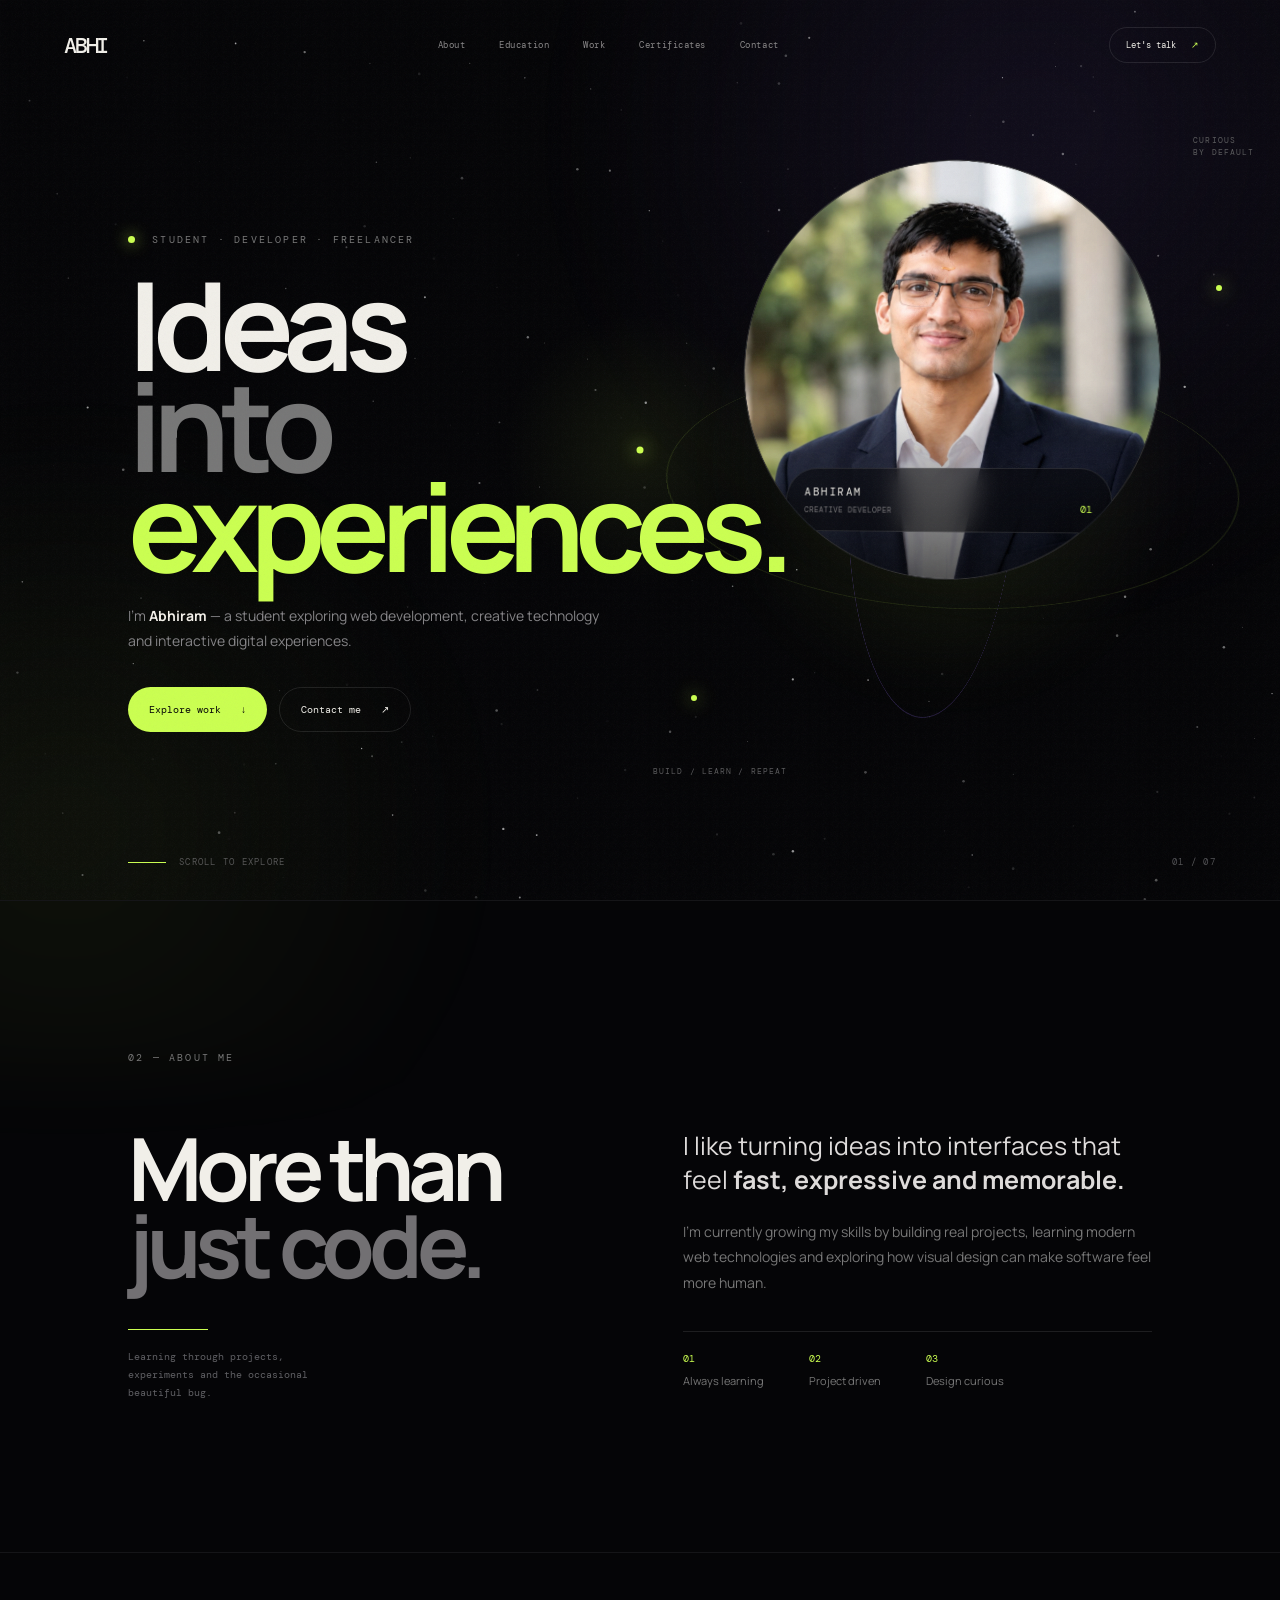
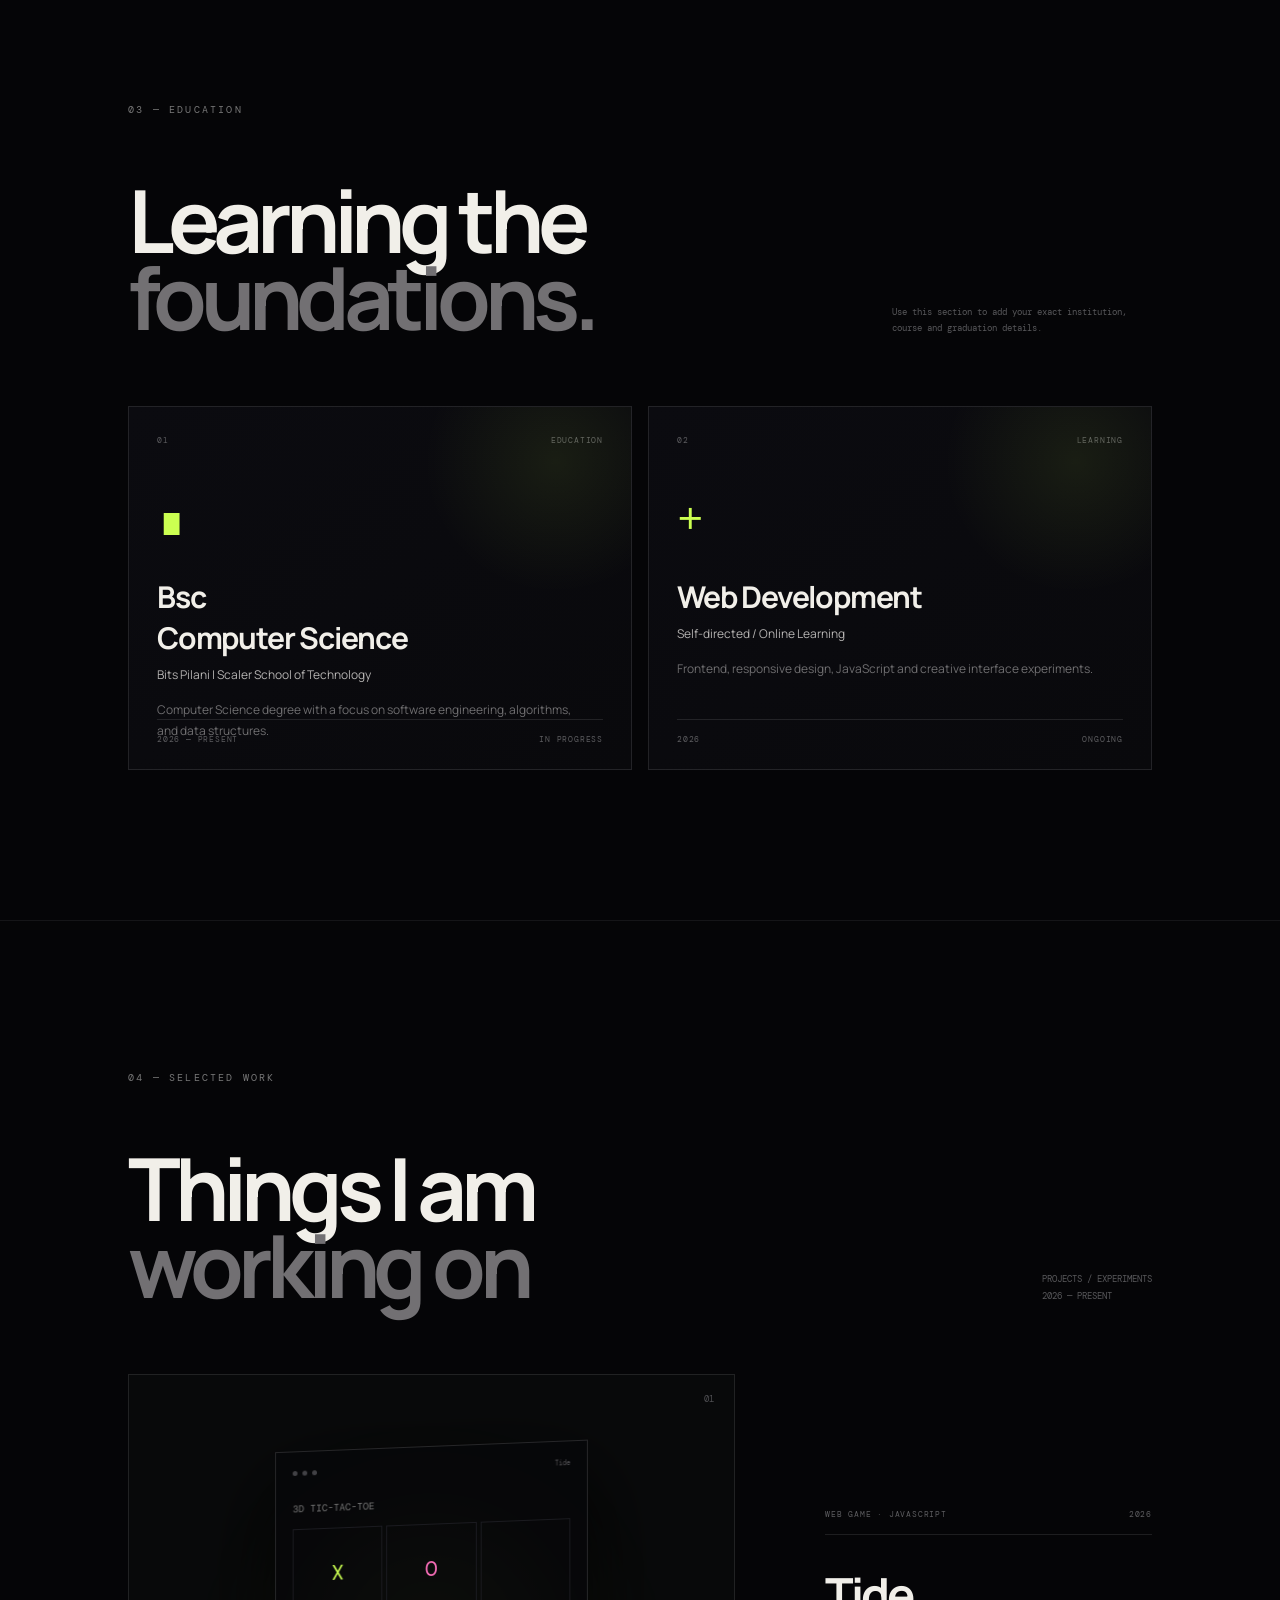
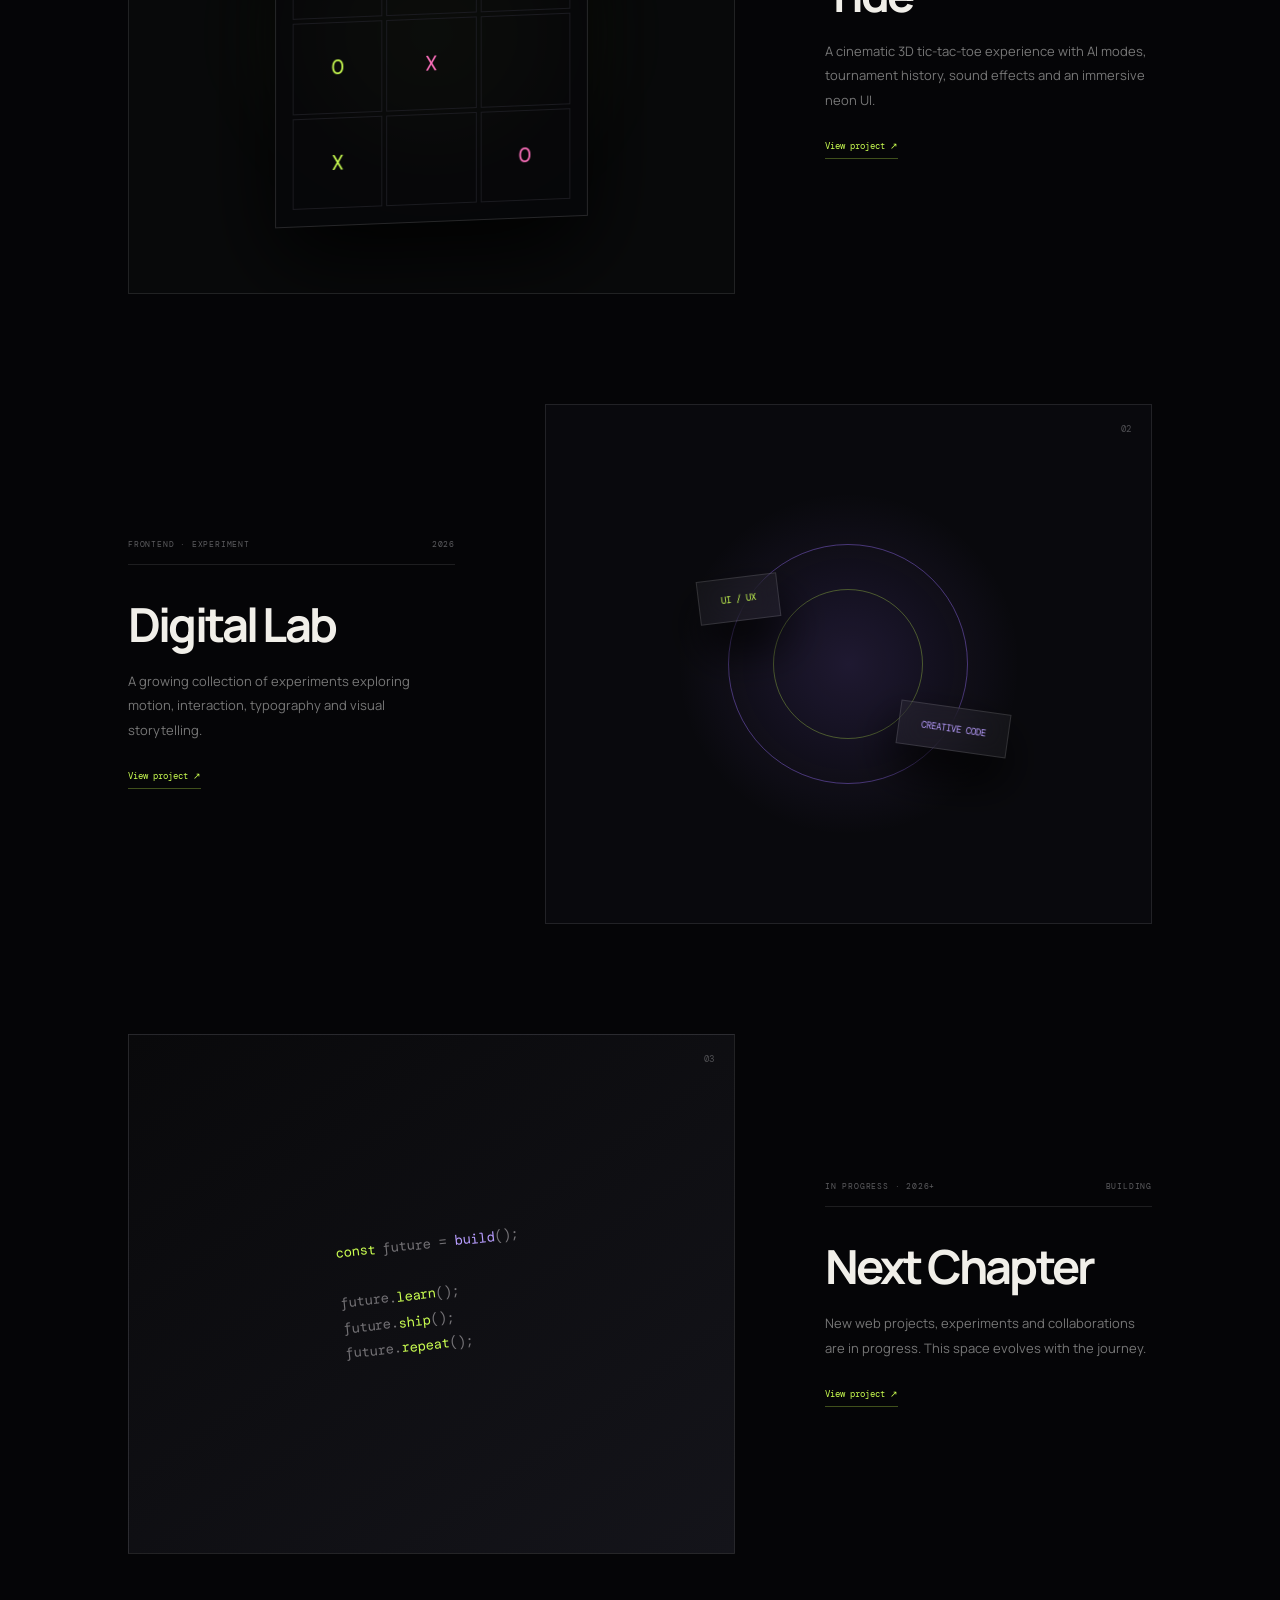
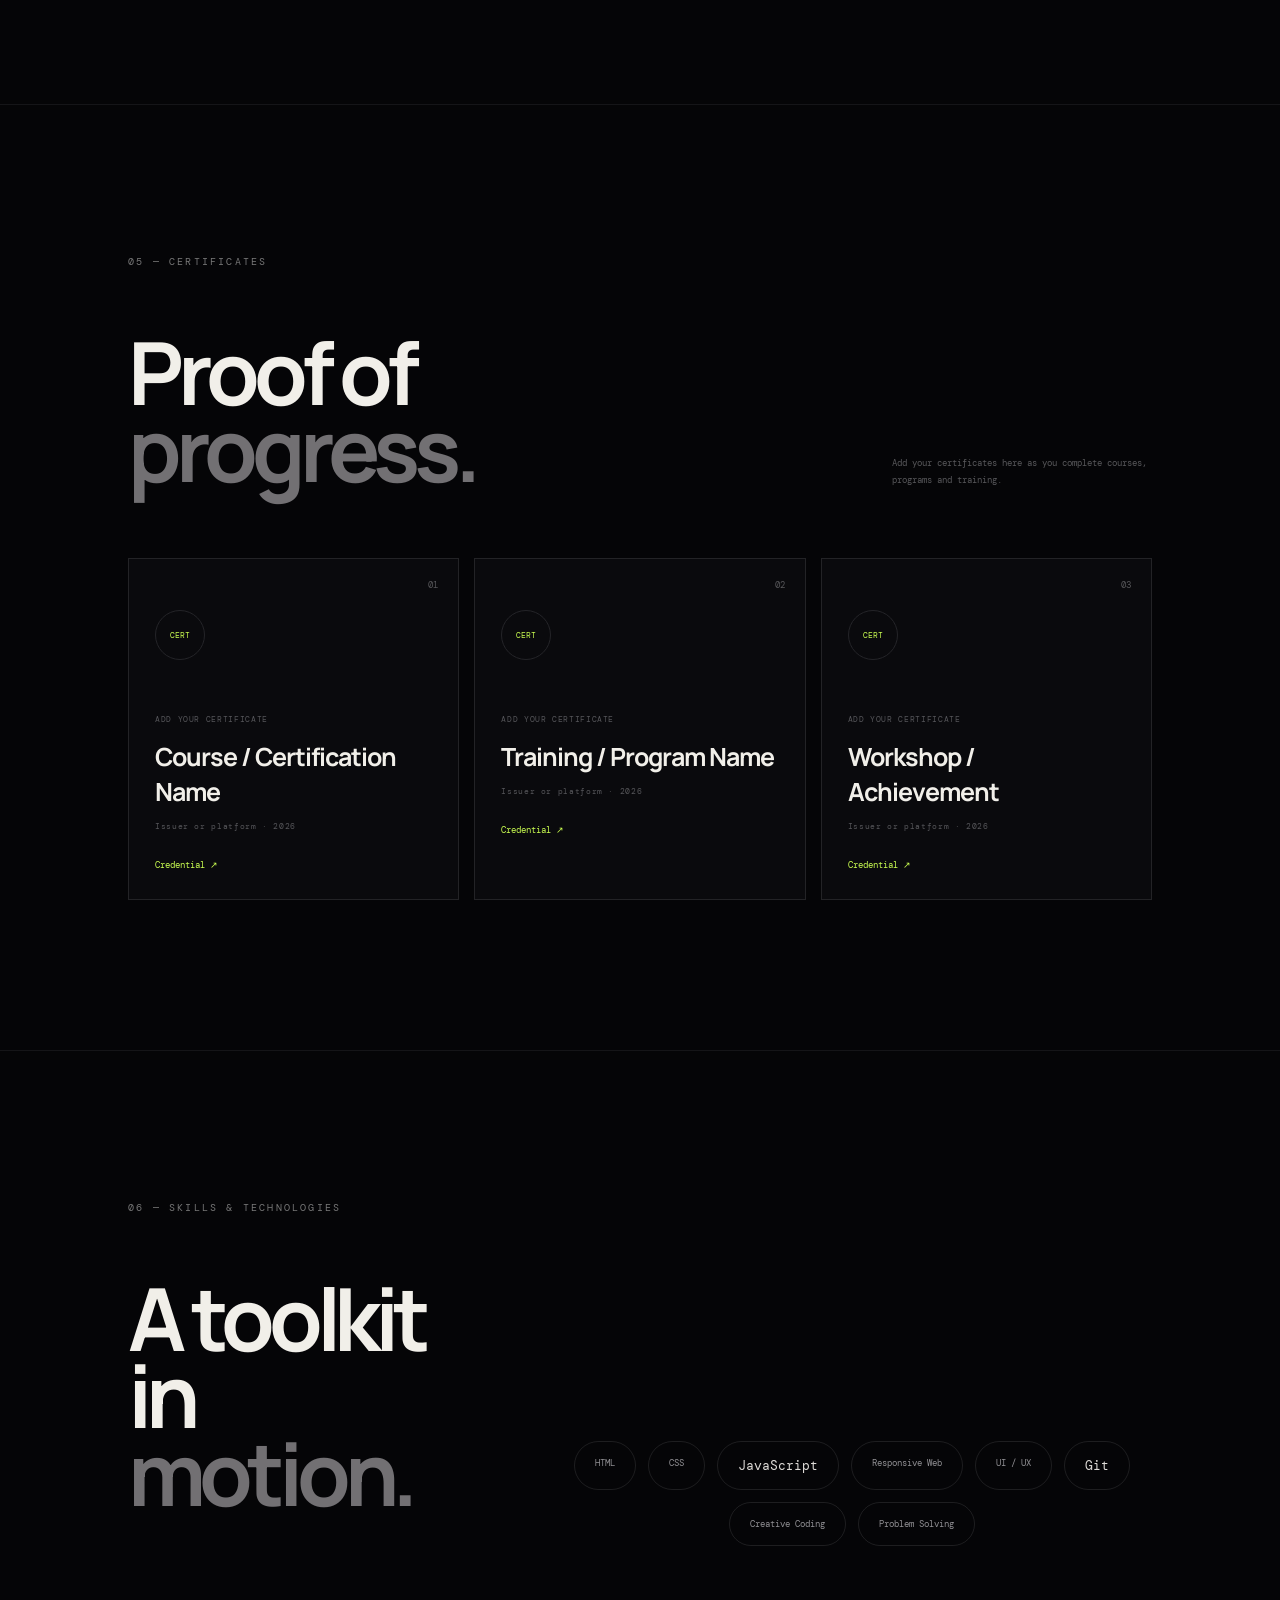
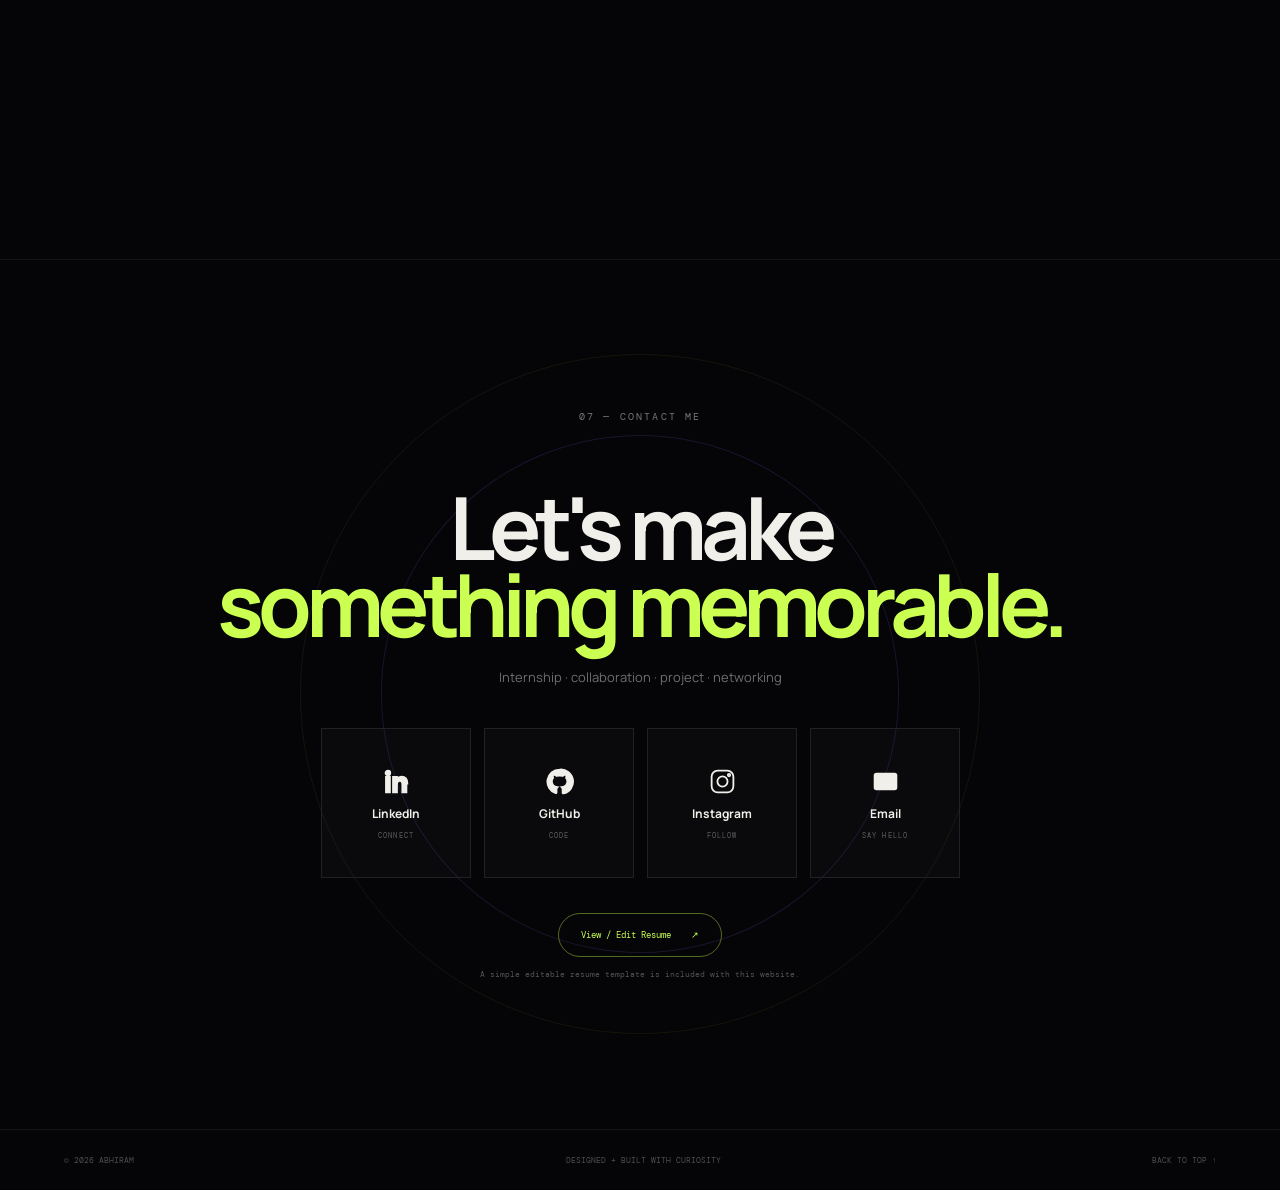
<file: index.html>
<!doctype html>
<html lang="en">
<head>
  <meta charset="utf-8">
  <meta name="viewport" content="width=device-width,initial-scale=1,viewport-fit=cover">
  <meta name="theme-color" content="#050507">
  <meta name="description" content="Abhiram — cinematic 3D student portfolio.">
  <title>Abhiram || Portfolio</title>
  <link rel="preconnect" href="https://fonts.googleapis.com">
  <link rel="preconnect" href="https://fonts.gstatic.com" crossorigin>
  <link href="https://fonts.googleapis.com/css2?family=DM+Mono:wght@300;400;500&family=Manrope:wght@400;500;600;700;800&display=swap" rel="stylesheet">
  <link rel="stylesheet" href="style.css">
</head>
<body>
  <div class="page-loader" id="pageLoader">
    <div class="loader-symbol"><span></span><span></span><span></span></div>
    <div class="loader-meta">ENTERING ABHIRAM'S WORLD <b>00—100</b></div>
  </div>

  <canvas id="starfield"></canvas>
  <div class="aurora"></div>
  <div class="grain"></div>
  <div class="cursor"></div>
  <div class="cursor-core"></div>

  <header class="nav">
    <a class="brand magnet" href="#home">ABHI<span></span></a>
    <nav class="desktop-nav">
      <a href="#about">About</a>
      <a href="#education">Education</a>
      <a href="#work">Work</a>
      <a href="#certificates">Certificates</a>
      <a href="#contact">Contact</a>
    </nav>
    <a class="nav-cta magnet" href="#contact">Let's talk <span>↗</span></a>
    <button class="menu-btn" id="menuBtn" aria-label="Open menu"><i></i><i></i></button>
  </header>

  <aside class="mobile-menu" id="mobileMenu">
    <div class="mobile-menu-inner">
      <a href="#about">About</a>
      <a href="#education">Education</a>
      <a href="#work">Work</a>
      <a href="#certificates">Certificates</a>
      <a href="#contact">Contact</a>
    </div>
  </aside>

  <main>
    <section class="hero" id="home">
      <div class="hero-grid"></div>
      <div class="hero-copy reveal">
        <div class="eyebrow"><span class="signal"></span> STUDENT · DEVELOPER · FREELANCER</div>
        <div class="hero-title-wrap">
          <h1 class="split-title">
            <span>Ideas</span>
            <span class="accent-line">into</span>
            <span><em>experiences.</em></span>
          </h1>
        </div>
        <p class="hero-text">I'm <strong>Abhiram</strong> — a student exploring web development, creative technology and interactive digital experiences.</p>
        <div class="hero-actions">
          <a class="button button-solid magnet" href="#work">Explore work <span>↓</span></a>
          <a class="button button-ghost magnet" href="#contact">Contact me <span>↗</span></a>
        </div>
      </div>

      <div class="hero-visual" id="heroVisual">
        <div class="halo"></div>
        <div class="hero-orbit orbit-a"></div>
        <div class="hero-orbit orbit-b"></div>
        <div class="hero-orbit orbit-c"></div>
        <div class="portrait-shell" id="portraitShell">
          <div class="portrait-shine"></div>
          <img src="portfolio.jfif" alt="Abhiram portrait">
          <div class="portrait-gradient"></div>
          <div class="portrait-caption">
            <div><b>ABHIRAM</b><small>CREATIVE DEVELOPER</small></div>
            <span>01</span>
          </div>
        </div>
        <div class="floating-label label-a">CURIOUS<br>BY DEFAULT</div>
        <div class="floating-label label-b">BUILD / LEARN / REPEAT</div>
        <div class="floating-dot dot-a"></div>
        <div class="floating-dot dot-b"></div>
      </div>

      <div class="hero-bottom">
        <div class="scroll-line"><span></span> SCROLL TO EXPLORE</div>
        <div class="hero-count">01 / 07</div>
      </div>
    </section>

    <section class="section about" id="about">
      <div class="section-kicker reveal">02 — ABOUT ME</div>
      <div class="about-layout">
        <div class="about-heading reveal">
          <h2>More than<br><span>just code.</span></h2>
          <div class="about-line"></div>
          <p>Learning through projects, experiments and the occasional beautiful bug.</p>
        </div>
        <div class="about-copy">
          <div class="about-text reveal">
            <p class="lead">I like turning ideas into interfaces that feel <strong>fast, expressive and memorable.</strong></p>
            <p>I'm currently growing my skills by building real projects, learning modern web technologies and exploring how visual design can make software feel more human.</p>
            <div class="mini-stats">
              <div><b>01</b><span>Always learning</span></div>
              <div><b>02</b><span>Project driven</span></div>
              <div><b>03</b><span>Design curious</span></div>
            </div>
          </div>
        </div>
      </div>
    </section>

    <section class="section education" id="education">
      <div class="section-kicker reveal">03 — EDUCATION</div>
      <div class="section-title-row reveal">
        <h2>Learning the<br><span>foundations.</span></h2>
        <p>Use this section to add your exact institution, course and graduation details.</p>
      </div>
      <div class="education-grid">
        <article class="edu-card reveal tilt-card" data-tilt>
          <div class="edu-top"><span>01</span><span>EDUCATION</span></div>
          <div class="edu-icon">∎</div>
          <h3>Bsc<br> Computer Science</h3>
          <p class="edu-place">Bits Pilani | Scaler School of Technology</p>
          <p class="edu-desc">Computer Science degree with a focus on software engineering, algorithms, and data structures.</p>
          <div class="edu-bottom"><span>2026 — PRESENT</span><span>IN PROGRESS</span></div>
        </article>
        <article class="edu-card reveal tilt-card" data-tilt>
          <div class="edu-top"><span>02</span><span>LEARNING</span></div>
          <div class="edu-icon">+</div>
          <h3>Web Development</h3>
          <p class="edu-place">Self-directed / Online Learning</p>
          <p class="edu-desc">Frontend, responsive design, JavaScript and creative interface experiments.</p>
          <div class="edu-bottom"><span>2026</span><span>ONGOING</span></div>
        </article>
      </div>
    </section>

    <section class="section work" id="work">
      <div class="section-title-row reveal">
        <div><div class="section-kicker">04 — SELECTED WORK</div><h2>Things I am <br><span>working on</span></h2></div>
        <p>PROJECTS / EXPERIMENTS<br>2026 — PRESENT</p>
      </div>

      <div class="projects">
        <article class="project-card tilt-card reveal" data-tilt>
          <div class="project-art neon-art">
            <div class="art-glow"></div>
            <div class="browser-window">
              <div class="browser-top"><i></i><i></i><i></i><span>Tide</span></div>
              <div class="browser-body">
                <div class="mini-title">3D TIC-TAC-TOE</div>
                <div class="mini-board"><b>X</b><b>O</b><b></b><b>O</b><b>X</b><b></b><b>X</b><b></b><b>O</b></div>
              </div>
            </div>
            <div class="project-index">01</div>
          </div>
          <div class="project-copy">
            <div class="project-meta"><span>WEB GAME · JAVASCRIPT</span><span>2026</span></div>
            <h3>Tide</h3>
            <p>A cinematic 3D tic-tac-toe experience with AI modes, tournament history, sound effects and an immersive neon UI.</p>
            <a class="text-link project-link" data-project="tide" href="https://project-1-ten-sable.vercel.app/" target="_blank" rel="noopener noreferrer">View project ↗</a>
          </div>
        </article>

        <article class="project-card reverse tilt-card reveal" data-tilt>
          <div class="project-art lab-art">
            <div class="lab-orbit orbit-1"></div>
            <div class="lab-orbit orbit-2"></div>
            <div class="lab-card lab-a">UI / UX</div>
            <div class="lab-card lab-b">CREATIVE CODE</div>
            <div class="project-index">02</div>
          </div>
          <div class="project-copy">
            <div class="project-meta"><span>FRONTEND · EXPERIMENT</span><span>2026</span></div>
            <h3>Digital Lab</h3>
            <p>A growing collection of experiments exploring motion, interaction, typography and visual storytelling.</p>
            <a class="text-link project-link" data-project="digital-lab" href="https://github.com/" target="_blank" rel="noopener noreferrer">View project ↗</a>
          </div>
        </article>

        <article class="project-card tilt-card reveal" data-tilt>
          <div class="project-art code-art">
            <div class="code-window">
              <div><span>const</span> future = <b>build</b>();</div>
              <br>
              <div>future.<span>learn</span>();</div>
              <div>future.<span>ship</span>();</div>
              <div>future.<span>repeat</span>();</div>
            </div>
            <div class="project-index">03</div>
          </div>
          <div class="project-copy">
            <div class="project-meta"><span>IN PROGRESS · 2026+</span><span>BUILDING</span></div>
            <h3>Next Chapter</h3>
            <p>New web projects, experiments and collaborations are in progress. This space evolves with the journey.</p>
            <a class="text-link project-link" data-project="next-chapter" href="https://github.com/" target="_blank" rel="noopener noreferrer">View project ↗</a>
          </div>
        </article>
      </div>
    </section>

    <section class="section certificates" id="certificates">
      <div class="section-kicker reveal">05 — CERTIFICATES</div>
      <div class="section-title-row reveal">
        <h2>Proof of<br><span>progress.</span></h2>
        <p>Add your certificates here as you complete courses, programs and training.</p>
      </div>
      <div class="cert-grid">
        <article class="cert-card reveal">
          <div class="cert-number">01</div>
          <div class="cert-mark">CERT</div>
          <small>ADD YOUR CERTIFICATE</small>
          <h3>Course / Certification Name</h3>
          <p>Issuer or platform · 2026</p>
          <a href="#" onclick="return false" class="cert-link">Credential ↗</a>
        </article>
        <article class="cert-card reveal">
          <div class="cert-number">02</div>
          <div class="cert-mark">CERT</div>
          <small>ADD YOUR CERTIFICATE</small>
          <h3>Training / Program Name</h3>
          <p>Issuer or platform · 2026</p>
          <a href="#" onclick="return false" class="cert-link">Credential ↗</a>
        </article>
        <article class="cert-card reveal">
          <div class="cert-number">03</div>
          <div class="cert-mark">CERT</div>
          <small>ADD YOUR CERTIFICATE</small>
          <h3>Workshop / Achievement</h3>
          <p>Issuer or platform · 2026</p>
          <a href="#" onclick="return false" class="cert-link">Credential ↗</a>
        </article>
      </div>
    </section>

    <section class="section skills" id="skills">
      <div class="section-kicker reveal">06 — SKILLS & TECHNOLOGIES</div>
      <div class="skills-layout">
        <div class="reveal"><h2>A toolkit in<br><span>motion.</span></h2></div>
        <div class="skill-cloud reveal">
          <span>HTML</span><span>CSS</span><span>JavaScript</span><span>Responsive Web</span>
          <span>UI / UX</span><span>Git</span><span>Creative Coding</span><span>Problem Solving</span>
        </div>
      </div>
    </section>

    <section class="section contact" id="contact">
      <div class="contact-bg-orbit"></div>
      <div class="contact-center reveal">
        <div class="section-kicker">07 — CONTACT ME</div>
        <h2>Let's make<br><em>something memorable.</em></h2>
        <p>Internship · collaboration · project · networking</p>

        <div class="contact-apps">
          <a class="app-card linkedin tilt-card" data-tilt href="https://www.linkedin.com/in/abhiram-wayakar-060156431?utm_source=share_via&utm_content=profile&utm_medium=member_android" target="_blank" rel="noopener">
            <svg viewBox="0 0 24 24" aria-hidden="true"><path d="M6.55 8.2H3.3V21h3.25V8.2ZM4.92 3A1.92 1.92 0 1 0 4.87 6.85 1.92 1.92 0 0 0 4.92 3ZM21 13.66c0-3.87-2.08-5.68-4.84-5.68-2.23 0-3.23 1.22-3.77 2.07V8.2H9.12V21h3.27v-6.33c0-1.67.32-3.29 2.39-3.29 2.03 0 2.06 1.9 2.06 3.4V21H20.2v-7.34Z"/></svg>
            <b>LinkedIn</b><small>CONNECT</small>
          </a>

          <a class="app-card github tilt-card" data-tilt href="https://github.com/Abhiram-010" target="_blank" rel="noopener">
            <svg viewBox="0 0 24 24" aria-hidden="true"><path d="M12 2.15a10 10 0 0 0-3.16 19.49c.5.09.69-.22.69-.48v-1.7c-2.8.61-3.39-1.18-3.39-1.18-.46-1.17-1.12-1.48-1.12-1.48-.92-.63.07-.62.07-.62 1.02.07 1.56 1.05 1.56 1.05.9 1.56 2.37 1.11 2.95.85.09-.66.35-1.11.64-1.36-2.23-.25-4.57-1.12-4.57-4.97 0-1.1.39-2 1.04-2.7-.1-.25-.45-1.28.1-2.66 0 0 .84-.27 2.76 1.03a9.55 9.55 0 0 1 5.03 0c1.92-1.3 2.76-1.03 2.76-1.03.55 1.38.2 2.41.1 2.66.65.7 1.04 1.6 1.04 2.7 0 3.85-2.35 4.72-4.59 4.97.36.32.69.93.69 1.88v2.78c0 .27.18.58.69.48A10 10 0 0 0 12 2.15Z"/></svg>
            <b>GitHub</b><small>CODE</small>
          </a>

          <a class="app-card instagram tilt-card" data-tilt href="https://www.instagram.com/abhiramw010" target="_blank" rel="noopener">
            <svg viewBox="0 0 24 24" aria-hidden="true"><rect x="3" y="3" width="18" height="18" rx="5"></rect><circle cx="12" cy="12" r="4.2"></circle><circle cx="17.4" cy="6.7" r="1"></circle></svg>
            <b>Instagram</b><small>FOLLOW</small>
          </a>

          <a class="app-card mail tilt-card" data-tilt href="https://mail.google.com/mail/?view=cm&fs=1&to=abhiram.010.official@gmail.com" target="_blank" rel="noopener">
            <svg viewBox="0 0 24 24" aria-hidden="true"><rect x="3" y="5.5" width="18" height="13" rx="1.5"></rect><path d="m4.2 7 7.8 6 7.8-6M4.2 17l5.2-4.2m10.4 4.2-5.2-4.2"></path></svg>
            <b>Email</b><small>SAY HELLO</small>
          </a>
        </div>

        <div class="resume-wrap">
          <a class="resume-btn magnet" href="resume.html">View / Edit Resume <span>↗</span></a>
          <div class="resume-note">A simple editable resume template is included with this website.</div>
        </div>
      </div>
    </section>
  </main>

  <footer>
    <span>© 2026 ABHIRAM</span>
    <span>DESIGNED + BUILT WITH CURIOSITY</span>
    <a href="#home">BACK TO TOP ↑</a>
  </footer>

  <!-- PROJECT LINKS: replace these three URLs with your deployed project URLs. -->
  <script>
    window.PROJECT_LINKS = {
      "tide": "https://project-1-ten-sable.vercel.app/",
      "digital-lab": "https://github.com/",
      "next-chapter": "https://github.com/"
    };
  </script>
  <script src="script.js"></script>
</body>
</html>
</file>
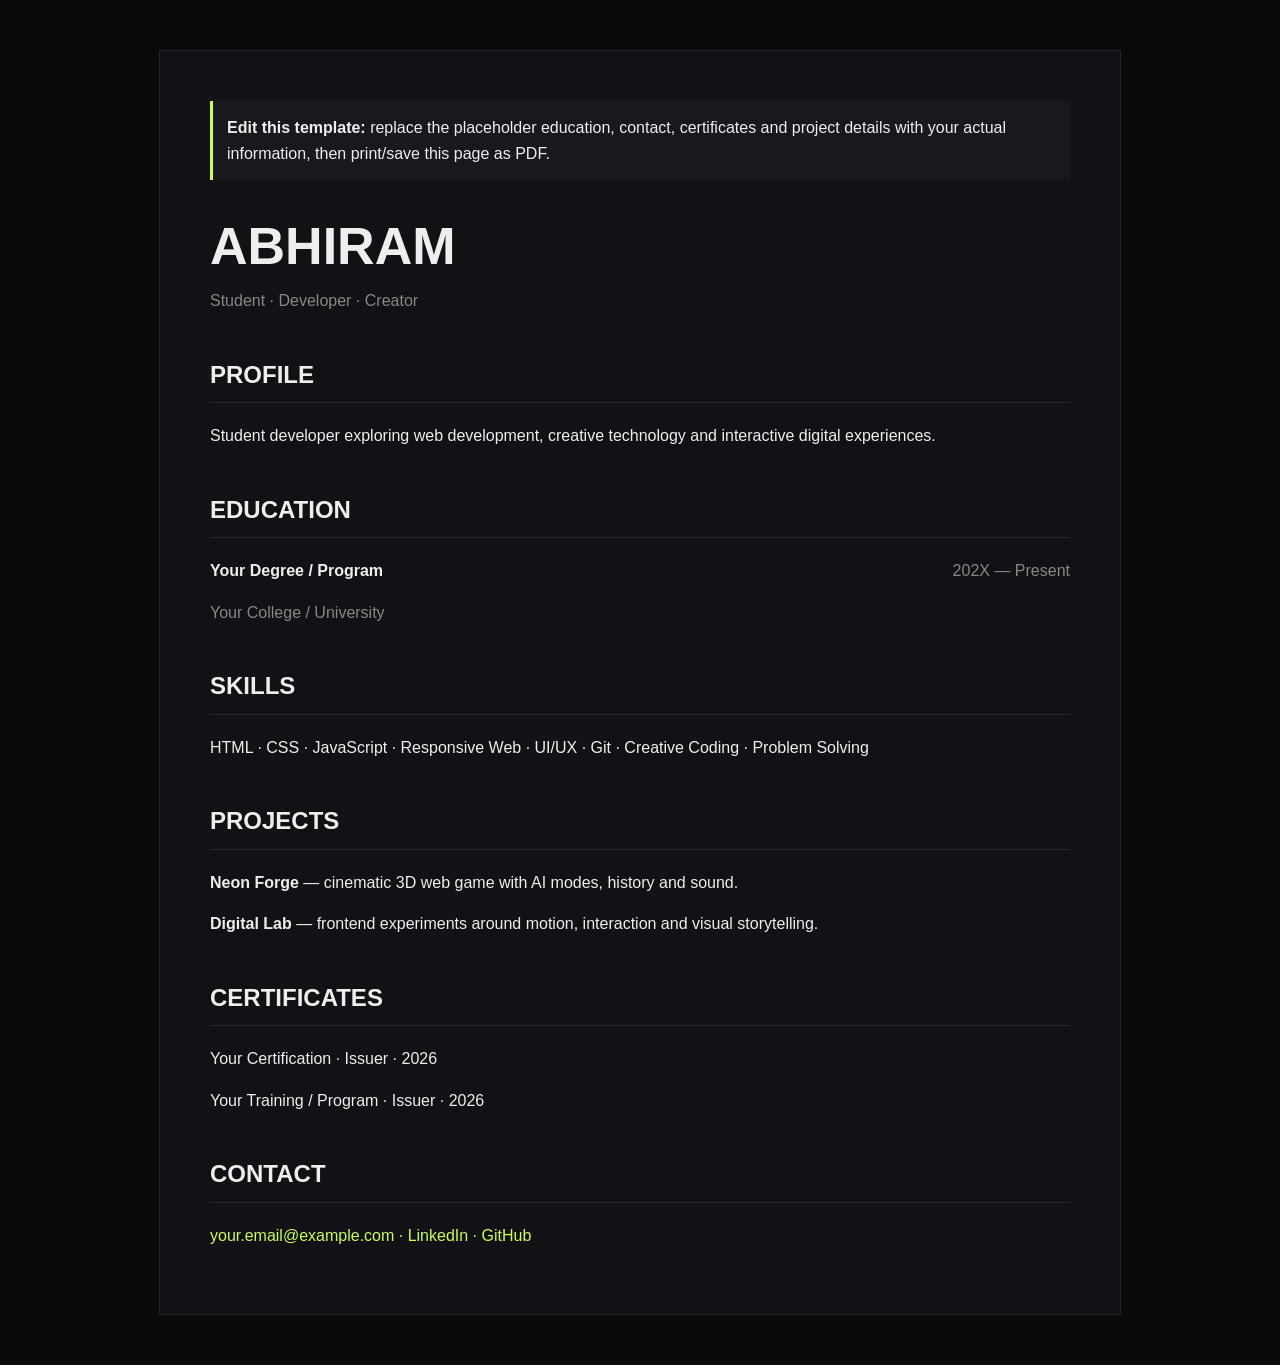
<file: resume.html>
<!doctype html>
<html lang="en">
<head>
<meta charset="utf-8"><meta name="viewport" content="width=device-width,initial-scale=1">
<title>Abhiram — Resume Template</title>
<style>
body{margin:0;background:#0a0a0d;color:#eee;font-family:Arial,sans-serif;line-height:1.6}
main{max-width:860px;margin:50px auto;padding:50px;background:#111116;border:1px solid #25252b}
h1{font-size:52px;margin:0}.accent{color:#cbff51}h2{border-bottom:1px solid #2a2a30;padding-bottom:8px;margin-top:42px}
small,.muted{color:#888}.note{padding:14px;background:#18181e;border-left:3px solid #cbff51;margin-bottom:25px}
.row{display:flex;justify-content:space-between;gap:20px}.edit{color:#cbff51}
</style>
</head>
<body><main>
<div class="note"><b>Edit this template:</b> replace the placeholder education, contact, certificates and project details with your actual information, then print/save this page as PDF.</div>
<h1>ABHIRAM</h1><div class="muted">Student · Developer · Creator</div>
<h2>PROFILE</h2><p>Student developer exploring web development, creative technology and interactive digital experiences.</p>
<h2>EDUCATION</h2><div class="row"><b>Your Degree / Program</b><span class="muted">202X — Present</span></div><p class="muted">Your College / University</p>
<h2>SKILLS</h2><p>HTML · CSS · JavaScript · Responsive Web · UI/UX · Git · Creative Coding · Problem Solving</p>
<h2>PROJECTS</h2><p><b>Neon Forge</b> — cinematic 3D web game with AI modes, history and sound.</p><p><b>Digital Lab</b> — frontend experiments around motion, interaction and visual storytelling.</p>
<h2>CERTIFICATES</h2><p>Your Certification · Issuer · 2026</p><p>Your Training / Program · Issuer · 2026</p>
<h2>CONTACT</h2><p class="edit">your.email@example.com · LinkedIn · GitHub</p>
</main></body>
</html>
</file>
<file: style.css>
*{box-sizing:border-box;margin:0;padding:0}
:root{--bg:#050507;--panel:#0b0b0f;--fg:#f1efe9;--muted:#7f7d7f;--line:rgba(255,255,255,.1);--lime:#cbff51;--violet:#9870ff}
html{scroll-behavior:smooth}
body{background:var(--bg);color:var(--fg);font-family:Manrope,Arial,sans-serif;overflow-x:hidden}
a{color:inherit;text-decoration:none}
button{font:inherit}
::selection{background:var(--lime);color:#070808}
#starfield{position:fixed;inset:0;width:100%;height:100%;z-index:-7}
.aurora{position:fixed;inset:-20%;z-index:-8;background:radial-gradient(circle at 72% 25%,rgba(152,112,255,.09),transparent 30%),radial-gradient(circle at 18% 80%,rgba(203,255,81,.055),transparent 24%);filter:blur(40px);pointer-events:none}
.grain{position:fixed;inset:0;z-index:50;pointer-events:none;opacity:.045;background-image:url("data:image/svg+xml,%3Csvg xmlns='http://www.w3.org/2000/svg' width='160' height='160'%3E%3Cfilter id='n'%3E%3CfeTurbulence baseFrequency='.9' numOctaves='4' stitchTiles='stitch'/%3E%3C/filter%3E%3Crect width='100%25' height='100%25' filter='url(%23n)'/%3E%3C/svg%3E")}
.cursor{position:fixed;z-index:60;width:280px;height:280px;border-radius:50%;transform:translate(-50%,-50%);pointer-events:none;background:radial-gradient(circle,rgba(203,255,81,.07),transparent 69%);mix-blend-mode:screen}
.cursor-core{position:fixed;z-index:61;pointer-events:none;width:7px;height:7px;border-radius:50%;transform:translate(-50%,-50%);background:var(--lime);box-shadow:0 0 18px var(--lime)}
.page-loader{position:fixed;inset:0;z-index:100;display:grid;place-items:center;background:#050507;transition:opacity .9s,visibility .9s}
.page-loader.done{opacity:0;visibility:hidden}
.loader-symbol{position:absolute;width:74px;height:74px;border:1px solid #222;border-top-color:var(--lime);border-radius:50%;animation:spin 1.1s linear infinite}
.loader-symbol span{position:absolute;width:4px;height:4px;border-radius:50%;background:var(--lime)}
.loader-symbol span:nth-child(1){left:7px;top:31px}.loader-symbol span:nth-child(2){right:7px;top:31px}.loader-symbol span:nth-child(3){left:34px;bottom:7px}
.loader-meta{margin-top:120px;color:#68686a;font:9px "DM Mono";letter-spacing:.2em}.loader-meta b{color:var(--lime);font-weight:400;margin-left:22px}
.nav{position:fixed;top:0;left:0;right:0;height:90px;padding:0 5vw;display:flex;align-items:center;justify-content:space-between;z-index:45}
.brand{font:500 22px "DM Mono";letter-spacing:-.1em}.brand span{color:var(--lime)}
.desktop-nav{display:flex;gap:34px;font:9px "DM Mono";color:#8a8889;letter-spacing:.06em}.desktop-nav a{transition:.25s}.desktop-nav a:hover{color:var(--lime)}
.nav-cta{padding:11px 16px;border:1px solid var(--line);border-radius:100px;font:9px "DM Mono"}.nav-cta span{color:var(--lime);margin-left:10px}
.menu-btn{display:none;width:42px;height:42px;border:1px solid var(--line);border-radius:50%;background:transparent;color:white}
.menu-btn i{display:block;width:13px;height:1px;background:#ddd;margin:4px auto}
.mobile-menu{position:fixed;inset:0;z-index:44;background:rgba(5,5,7,.97);backdrop-filter:blur(15px);display:none;place-items:center}
.mobile-menu.open{display:grid}.mobile-menu-inner{display:flex;flex-direction:column;gap:26px;text-align:center}.mobile-menu-inner a{font-size:26px;letter-spacing:-.03em}
.section{position:relative;padding:150px 10vw;border-top:1px solid #151518}
.hero{position:relative;min-height:100svh;display:flex;align-items:center;padding:145px 10vw 80px;overflow:hidden}
.hero-grid{position:absolute;inset:0;opacity:.3;background:linear-gradient(rgba(255,255,255,.03) 1px,transparent 1px),linear-gradient(90deg,rgba(255,255,255,.03) 1px,transparent 1px);background-size:100px 100px;mask-image:linear-gradient(to bottom,black,transparent 85%)}
.hero-copy{position:relative;z-index:4;max-width:740px}
.eyebrow,.section-kicker{font:10px "DM Mono";color:#777;letter-spacing:.22em}.signal{display:inline-block;width:7px;height:7px;border-radius:50%;background:var(--lime);box-shadow:0 0 15px var(--lime);margin-right:9px}
.hero-title-wrap{overflow:hidden}.split-title{display:flex;flex-direction:column;font-size:clamp(68px,9.6vw,148px);line-height:.82;letter-spacing:-.075em;margin:28px 0}
.split-title span{display:block;animation:titleIn 1s cubic-bezier(.16,1,.3,1) both}.split-title span:nth-child(1){animation-delay:.05s}.split-title .accent-line{color:#777;animation-delay:.14s}.split-title span:nth-child(3){animation-delay:.22s}.split-title em{font-style:normal;color:var(--lime)}
.hero-text{font-size:14px;line-height:1.75;color:#858487;max-width:490px}.hero-text strong{color:#f4f1ea}
.hero-actions{display:flex;gap:12px;margin-top:34px}.button{padding:15px 21px;border-radius:100px;font:10px "DM Mono";display:inline-flex;align-items:center;gap:20px;transition:.25s}.button-solid{background:var(--lime);color:#060706}.button-ghost{border:1px solid var(--line)}.button-ghost:hover{background:#f1efe9;color:#050507}
.hero-visual{position:absolute;right:1vw;top:9%;width:min(50vw,680px);height:min(84vh,760px);perspective:1300px}
.halo{position:absolute;inset:15% 10%;border-radius:50%;background:radial-gradient(circle,rgba(203,255,81,.12),transparent 65%);filter:blur(25px)}
.hero-orbit{position:absolute;border:1px solid rgba(203,255,81,.13);border-radius:50%;transform-style:preserve-3d;animation:spin 23s linear infinite}.orbit-a{inset:7%;transform:rotateX(69deg) rotateZ(-15deg)}.orbit-b{inset:16%;border-color:rgba(152,112,255,.2);transform:rotateY(68deg) rotateZ(25deg);animation-duration:17s}.orbit-c{inset:25%;border-color:rgba(255,255,255,.08);transform:rotateX(80deg);animation-duration:29s}
.portrait-shell{position:absolute;inset:8% 14%;overflow:hidden;border:1px solid rgba(255,255,255,.16);background:#09090b;box-shadow:-40px 40px 110px rgba(0,0,0,.65);transform:rotateY(-9deg) rotateX(3deg);transform-style:preserve-3d;transition:transform .18s ease}
.portrait-shell img{width:100%;height:100%;object-fit:cover;object-position:center 33%;filter:saturate(.82) contrast(1.06)}
.portrait-gradient{position:absolute;inset:0;background:linear-gradient(to top,rgba(0,0,0,.68),transparent 46%,rgba(255,255,255,.03))}
.portrait-shine{position:absolute;width:32%;height:20%;left:9%;top:8%;border-radius:50%;background:#fff;filter:blur(42px);opacity:.06;z-index:2}
.portrait-caption{position:absolute;bottom:18px;left:18px;right:18px;display:flex;align-items:end;justify-content:space-between;padding:16px 18px;background:rgba(5,5,7,.54);border:1px solid rgba(255,255,255,.11);backdrop-filter:blur(14px);z-index:3}.portrait-caption div{display:flex;flex-direction:column;gap:6px}.portrait-caption b{font:11px "DM Mono";letter-spacing:.14em}.portrait-caption small{font:8px "DM Mono";color:#737174}.portrait-caption>span{font:10px "DM Mono";color:var(--lime)}
.floating-label{position:absolute;font:8px "DM Mono";letter-spacing:.14em;color:#5b5b5d;line-height:1.5}.label-a{top:7%;right:2%}.label-b{bottom:8%;left:4%}
.floating-dot{position:absolute;width:6px;height:6px;border-radius:50%;background:var(--lime);box-shadow:0 0 18px var(--lime);animation:float 5s ease-in-out infinite}.dot-a{right:7%;top:27%}.dot-b{left:10%;bottom:18%;animation-delay:-2.2s}
.hero-bottom{position:absolute;left:10vw;right:5vw;bottom:32px;display:flex;justify-content:space-between;font:9px "DM Mono";color:#555;letter-spacing:.14em}.scroll-line{display:flex;align-items:center;gap:13px}.scroll-line span{width:38px;height:1px;background:var(--lime)}.hero-count{color:#525255}
.section-kicker{margin-bottom:65px}.about-layout{display:grid;grid-template-columns:1fr 1.1fr;gap:10vw}.about-heading h2,.section-title-row h2,.skills-layout h2,.contact h2{font-size:clamp(50px,6.8vw,98px);line-height:.89;letter-spacing:-.07em}.about-heading h2 span,.section-title-row h2 span,.skills-layout h2 span{color:#727073}.about-line{width:80px;height:1px;background:var(--lime);margin:45px 0 18px}.about-heading p{font:10px "DM Mono";line-height:1.8;color:#606064;max-width:210px}.about-copy{display:grid;grid-template-columns:1fr;gap:32px}.about-photo{position:relative;min-height:410px;border:1px solid var(--line);overflow:hidden;background:#0a0a0c}.about-photo img{width:100%;height:100%;display:block;object-fit:cover;object-position:center 35%;filter:saturate(.75) contrast(1.08)}.photo-overlay{position:absolute;inset:0;background:linear-gradient(130deg,rgba(203,255,81,.08),transparent 28%,transparent 70%,rgba(152,112,255,.1))}.photo-badge{position:absolute;bottom:15px;left:15px;padding:8px 11px;background:rgba(0,0,0,.47);border:1px solid rgba(255,255,255,.12);backdrop-filter:blur(10px);font:8px "DM Mono";color:#bbb}
.about-text{max-width:540px}.lead{font-size:25px;line-height:1.35;color:#dedbda;margin-bottom:22px}.about-text>p:not(.lead){font-size:14px;line-height:1.85;color:#777}.mini-stats{display:flex;gap:45px;border-top:1px solid var(--line);margin-top:35px;padding-top:20px}.mini-stats div{display:flex;flex-direction:column;gap:8px}.mini-stats b{font:10px "DM Mono";color:var(--lime)}.mini-stats span{font-size:11px;color:#777}
.section-title-row{display:flex;align-items:end;justify-content:space-between;gap:40px;margin-bottom:70px}.section-title-row>p{font:9px "DM Mono";color:#58585b;line-height:1.8;max-width:260px}
.education-grid{display:grid;grid-template-columns:repeat(2,1fr);gap:16px}.edu-card{position:relative;min-height:350px;padding:28px;background:linear-gradient(145deg,#0b0b10,#09090c);border:1px solid var(--line);overflow:hidden}.edu-card:after{content:"";position:absolute;inset:0;background:radial-gradient(circle at 85% 15%,rgba(203,255,81,.08),transparent 25%);pointer-events:none}.edu-top,.project-meta,.edu-bottom{display:flex;justify-content:space-between;font:8px "DM Mono";color:#5d5d60;letter-spacing:.1em}.edu-icon{font-size:46px;line-height:1;margin:50px 0 35px;color:var(--lime)}.edu-card h3{font-size:30px;letter-spacing:-.04em;margin-bottom:8px}.edu-place{font-size:12px;color:#b4b2b1}.edu-desc{font-size:12px;line-height:1.75;color:#6f6e70;margin-top:16px;max-width:430px}.edu-bottom{position:absolute;left:28px;right:28px;bottom:25px;padding-top:14px;border-top:1px solid var(--line)}
.projects{display:flex;flex-direction:column;gap:110px}.project-card{display:grid;grid-template-columns:1.3fr .7fr;gap:7vw;align-items:center}.project-card.reverse{grid-template-columns:.7fr 1.3fr}.project-card.reverse .project-art{order:2}.project-card.reverse .project-copy{order:1}
.project-art{height:520px;position:relative;border:1px solid var(--line);overflow:hidden;background:#09090c}.neon-art{display:grid;place-items:center;background:radial-gradient(circle at 50% 50%,rgba(203,255,81,.12),transparent 37%),#08090a}.art-glow{position:absolute;width:45%;height:45%;border-radius:50%;background:rgba(203,255,81,.11);filter:blur(50px)}.browser-window{position:relative;width:53%;background:rgba(6,6,8,.88);border:1px solid rgba(255,255,255,.13);box-shadow:0 35px 90px #000;transform:rotateX(10deg) rotateY(-13deg);padding:17px}.browser-top{display:flex;align-items:center;gap:5px;font:7px "DM Mono";color:#57575b;margin-bottom:25px}.browser-top i{width:5px;height:5px;border-radius:50%;background:#414145}.browser-top span{margin-left:auto}.mini-title{font:10px "DM Mono";color:#777;margin-bottom:14px}.mini-board{display:grid;grid-template-columns:repeat(3,1fr);gap:4px}.mini-board b{aspect-ratio:1;border:1px solid #1a1a1f;display:grid;place-items:center;font:21px "DM Mono";color:#ff70bd}.mini-board b:nth-child(3n+1){color:var(--lime)}.project-index{position:absolute;top:18px;right:20px;font:9px "DM Mono";color:#505054}
.lab-art{display:grid;place-items:center;background:radial-gradient(circle at 50% 50%,rgba(152,112,255,.15),transparent 43%),#09090d}.lab-orbit{position:absolute;border:1px solid rgba(152,112,255,.42);border-radius:50%;animation:spin 11s linear infinite}.orbit-1{width:240px;height:240px}.orbit-2{width:150px;height:150px;border-color:rgba(203,255,81,.3);animation-duration:7s;animation-direction:reverse}.lab-card{position:absolute;padding:15px 22px;border:1px solid rgba(255,255,255,.12);background:rgba(255,255,255,.04);backdrop-filter:blur(14px);font:9px "DM Mono";box-shadow:0 25px 50px #000}.lab-a{transform:translate(-110px,-65px) rotate(-7deg);color:var(--lime)}.lab-b{transform:translate(105px,65px) rotate(8deg);color:#b89dff}
.code-art{display:grid;place-items:center;background:linear-gradient(145deg,#09090b,#14141a)}.code-window{font:14px "DM Mono";line-height:1.8;color:#747276;transform:rotate(-6deg)}.code-window span{color:var(--lime)}.code-window b{color:#b89dff;font-weight:400}.project-copy{max-width:440px}.project-meta{border-bottom:1px solid var(--line);padding-bottom:15px}.project-copy h3{font-size:47px;letter-spacing:-.06em;margin:27px 0 13px}.project-copy p{font-size:13px;line-height:1.85;color:#777}.text-link{display:inline-block;margin-top:28px;color:var(--lime);font:9px "DM Mono";border-bottom:1px solid rgba(203,255,81,.3);padding-bottom:6px}
.cert-grid{display:grid;grid-template-columns:repeat(3,1fr);gap:15px}.cert-card{position:relative;min-height:300px;padding:26px;border:1px solid var(--line);background:#0a0a0d;overflow:hidden;transition:.35s}.cert-card:hover{transform:translateY(-8px);border-color:rgba(203,255,81,.3)}.cert-number{position:absolute;top:20px;right:20px;font:9px "DM Mono";color:#57575a}.cert-mark{width:50px;height:50px;border-radius:50%;display:grid;place-items:center;border:1px solid #242428;color:var(--lime);font:8px "DM Mono";margin-top:25px;margin-bottom:45px}.cert-card small,.cert-card p{font:8px "DM Mono";color:#56565a;letter-spacing:.08em}.cert-card h3{font-size:25px;letter-spacing:-.04em;margin:12px 0}.cert-link{display:inline-block;margin-top:28px;color:var(--lime);font:9px "DM Mono"}
.skills-layout{display:grid;grid-template-columns:.7fr 1.3fr;gap:8vw}.skill-cloud{min-height:430px;display:flex;flex-wrap:wrap;align-content:center;justify-content:center;gap:12px}.skill-cloud span{padding:15px 20px;border:1px solid var(--line);border-radius:100px;color:#919094;font:9px "DM Mono";transition:.3s}.skill-cloud span:nth-child(3n){font-size:13px;color:#dedbd7}.skill-cloud span:hover{background:var(--lime);color:#050506;border-color:var(--lime);transform:translateY(-5px)}
.contact{min-height:95vh;display:grid;place-items:center;text-align:center;overflow:hidden}.contact-center{position:relative;z-index:3}.contact h2{margin:33px 0 25px}.contact h2 em{font-style:normal;color:var(--lime)}.contact-center>p{color:#6e6d70;font-size:13px}.contact-bg-orbit{position:absolute;width:680px;height:680px;border:1px solid rgba(203,255,81,.07);border-radius:50%;animation:spin 30s linear infinite}.contact-bg-orbit:before,.contact-bg-orbit:after{content:"";position:absolute;inset:80px;border:1px solid rgba(152,112,255,.08);border-radius:50%;transform:rotate(55deg)}
.contact-apps{display:grid;grid-template-columns:repeat(4,150px);justify-content:center;gap:13px;margin:42px auto 0}.app-card{height:150px;border:1px solid #202025;background:rgba(255,255,255,.025);display:flex;flex-direction:column;justify-content:center;align-items:center;gap:9px;backdrop-filter:blur(12px);transition:.35s}.app-card:hover{border-color:rgba(203,255,81,.42);background:rgba(203,255,81,.05);box-shadow:0 25px 55px rgba(0,0,0,.35)}.app-card svg{width:29px;height:29px;fill:currentColor;stroke:currentColor;stroke-width:1.5}.app-card.instagram svg{fill:none}.app-card b{font-size:12px}.app-card small{font:7px "DM Mono";letter-spacing:.16em;color:#5f5e61}.app-card:hover svg{color:var(--lime)}
.resume-wrap{margin-top:35px}.resume-btn{display:inline-flex;align-items:center;gap:20px;padding:15px 22px;border:1px solid rgba(203,255,81,.4);color:var(--lime);border-radius:100px;font:9px "DM Mono"}.resume-note{font:8px "DM Mono";color:#555;margin-top:12px}.socials{display:flex;justify-content:center;gap:24px;margin-top:45px;font:8px "DM Mono";color:#5d5c60}.socials a:hover{color:var(--lime)}
footer{display:flex;justify-content:space-between;border-top:1px solid #151518;padding:25px 5vw;font:8px "DM Mono";color:#4e4d51}
.tilt-card{transform-style:preserve-3d;will-change:transform}
.reveal{opacity:0;transform:translateY(34px)}
@keyframes spin{to{transform:rotate(360deg)}}@keyframes float{50%{transform:translateY(-12px)}}@keyframes titleIn{from{opacity:0;transform:translateY(100%)}to{opacity:1;transform:translateY(0)}}
@media(max-width:980px){
  .desktop-nav{display:none}.menu-btn{display:block}
  .hero{align-items:flex-start;padding:135px 7vw 90px}.hero-copy{max-width:86%}.hero-visual{top:32%;right:-13vw;width:78vw;height:78vw;opacity:.6}.section{padding:105px 7vw}
  .about-layout,.skills-layout{grid-template-columns:1fr;gap:55px}.education-grid,.cert-grid{grid-template-columns:1fr}
  .project-card,.project-card.reverse{display:flex;flex-direction:column;gap:35px}.project-card.reverse .project-art,.project-card.reverse .project-copy{order:initial}.project-art{width:100%;height:360px}.section-title-row{display:block}.section-title-row>p{margin-top:22px}
  .contact-apps{grid-template-columns:repeat(2,145px)}
}
@media(max-width:560px){
  .nav{height:72px;padding:0 6vw}.nav-cta{display:none}.hero{padding:120px 7vw 80px}.hero h1{font-size:18vw}.hero-text{font-size:13px}.hero-actions{flex-direction:column;width:max-content}.hero-visual{top:41%;right:-21vw;width:92vw;height:92vw;opacity:.5}
  .portrait-caption small{display:none}.about-photo{min-height:320px}.project-art{height:300px}.browser-window{width:68%}.lab-card{font-size:8px}.lab-a{transform:translate(-75px,-48px) rotate(-7deg)}.lab-b{transform:translate(75px,48px) rotate(8deg)}
  .contact-apps{grid-template-columns:repeat(2,130px)}.app-card{height:130px}.socials{flex-wrap:wrap}.cursor,.cursor-core{display:none}footer{flex-direction:column;gap:10px;text-align:center}
}
@media(prefers-reduced-motion:reduce){*,*::before,*::after{animation:none!important;transition:none!important;scroll-behavior:auto!important}}

/* v3 updates: circular hero portrait */
.portrait-shell{
  border-radius:50%;
  aspect-ratio:1/1;
  inset:10% 17%;
  height:auto;
  overflow:hidden;
  clip-path:circle(50% at 50% 50%);
}
.portrait-shell img{
  border-radius:50%;
}
.portrait-gradient{
  border-radius:50%;
}
.portrait-caption{
  left:11%;
  right:11%;
  bottom:11%;
  border-radius:999px;
}
.project-link{
  position:relative;
  z-index:5;
  display:inline-flex;
  align-items:center;
  gap:8px;
  cursor:pointer;
}
.project-link:hover{
  color:var(--lime);
}
@media (max-width:700px){
  .portrait-shell{inset:13% 15%;}
}
</file>
